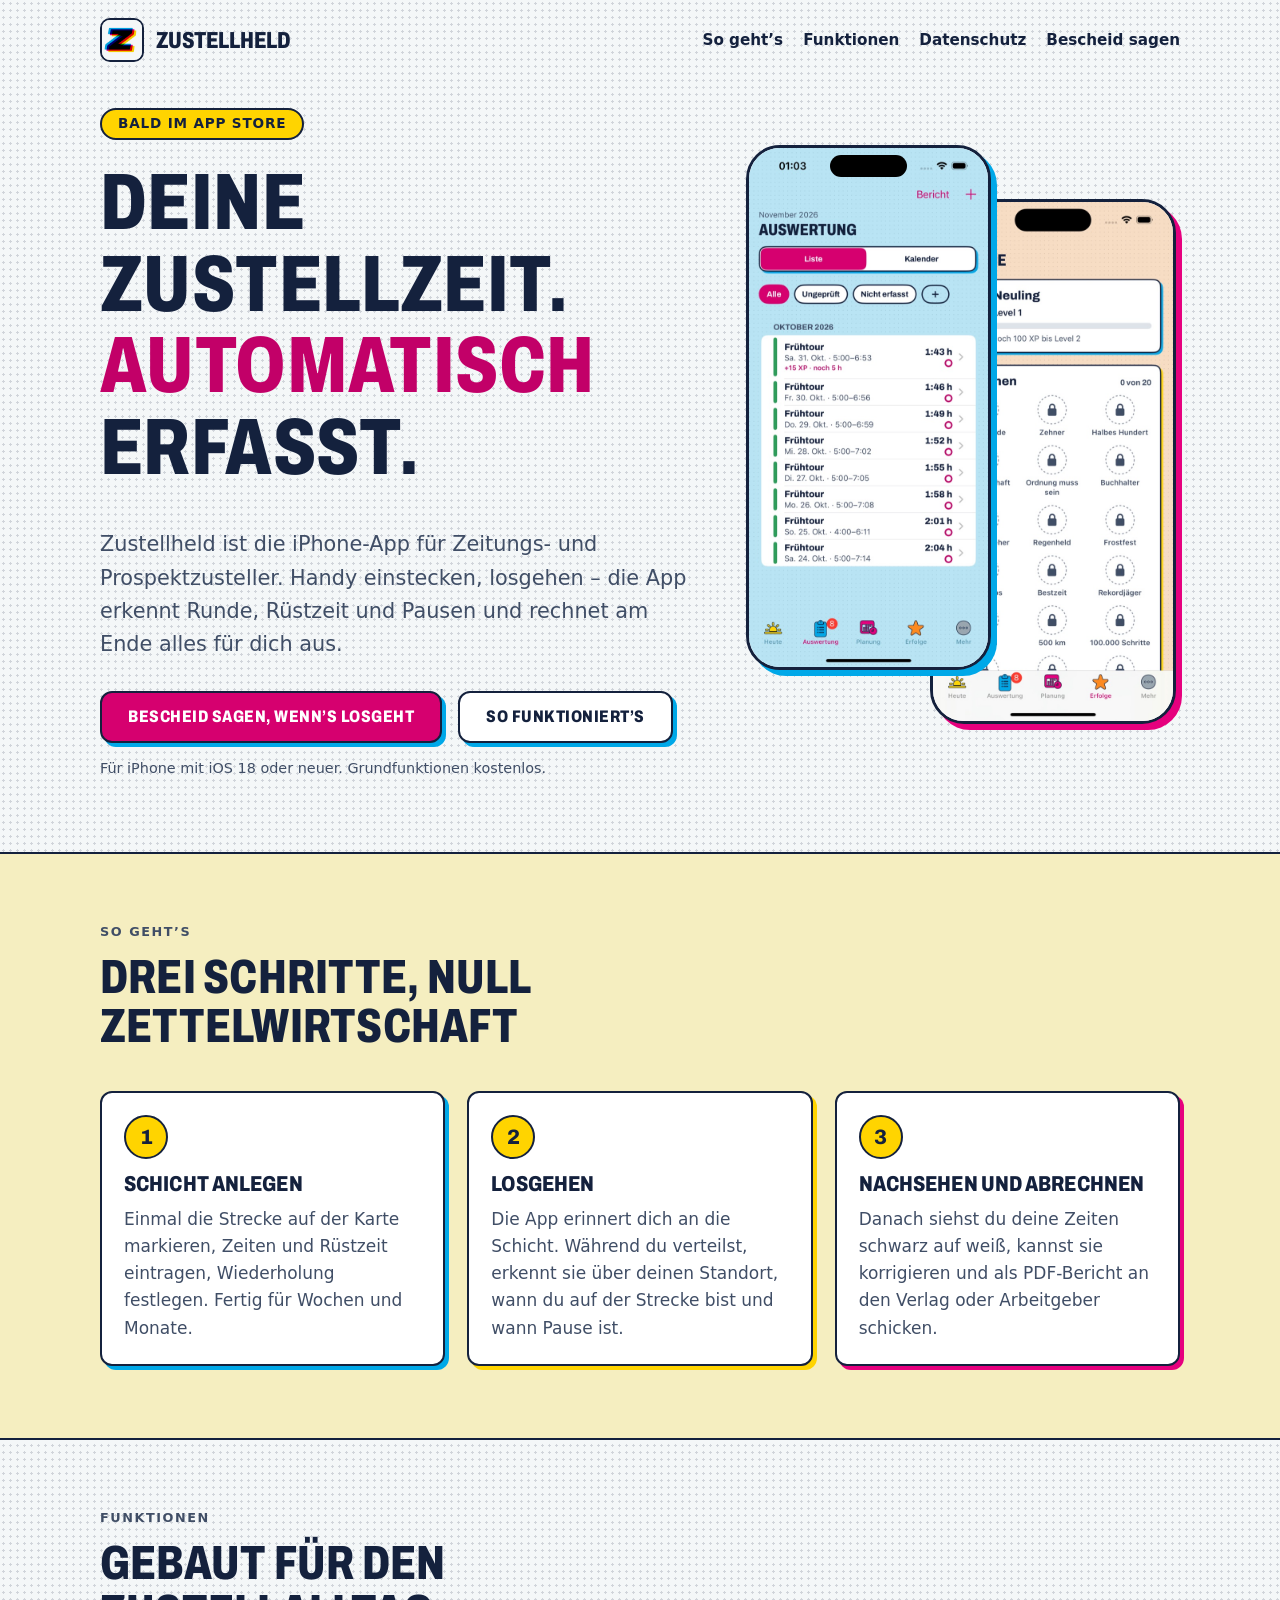
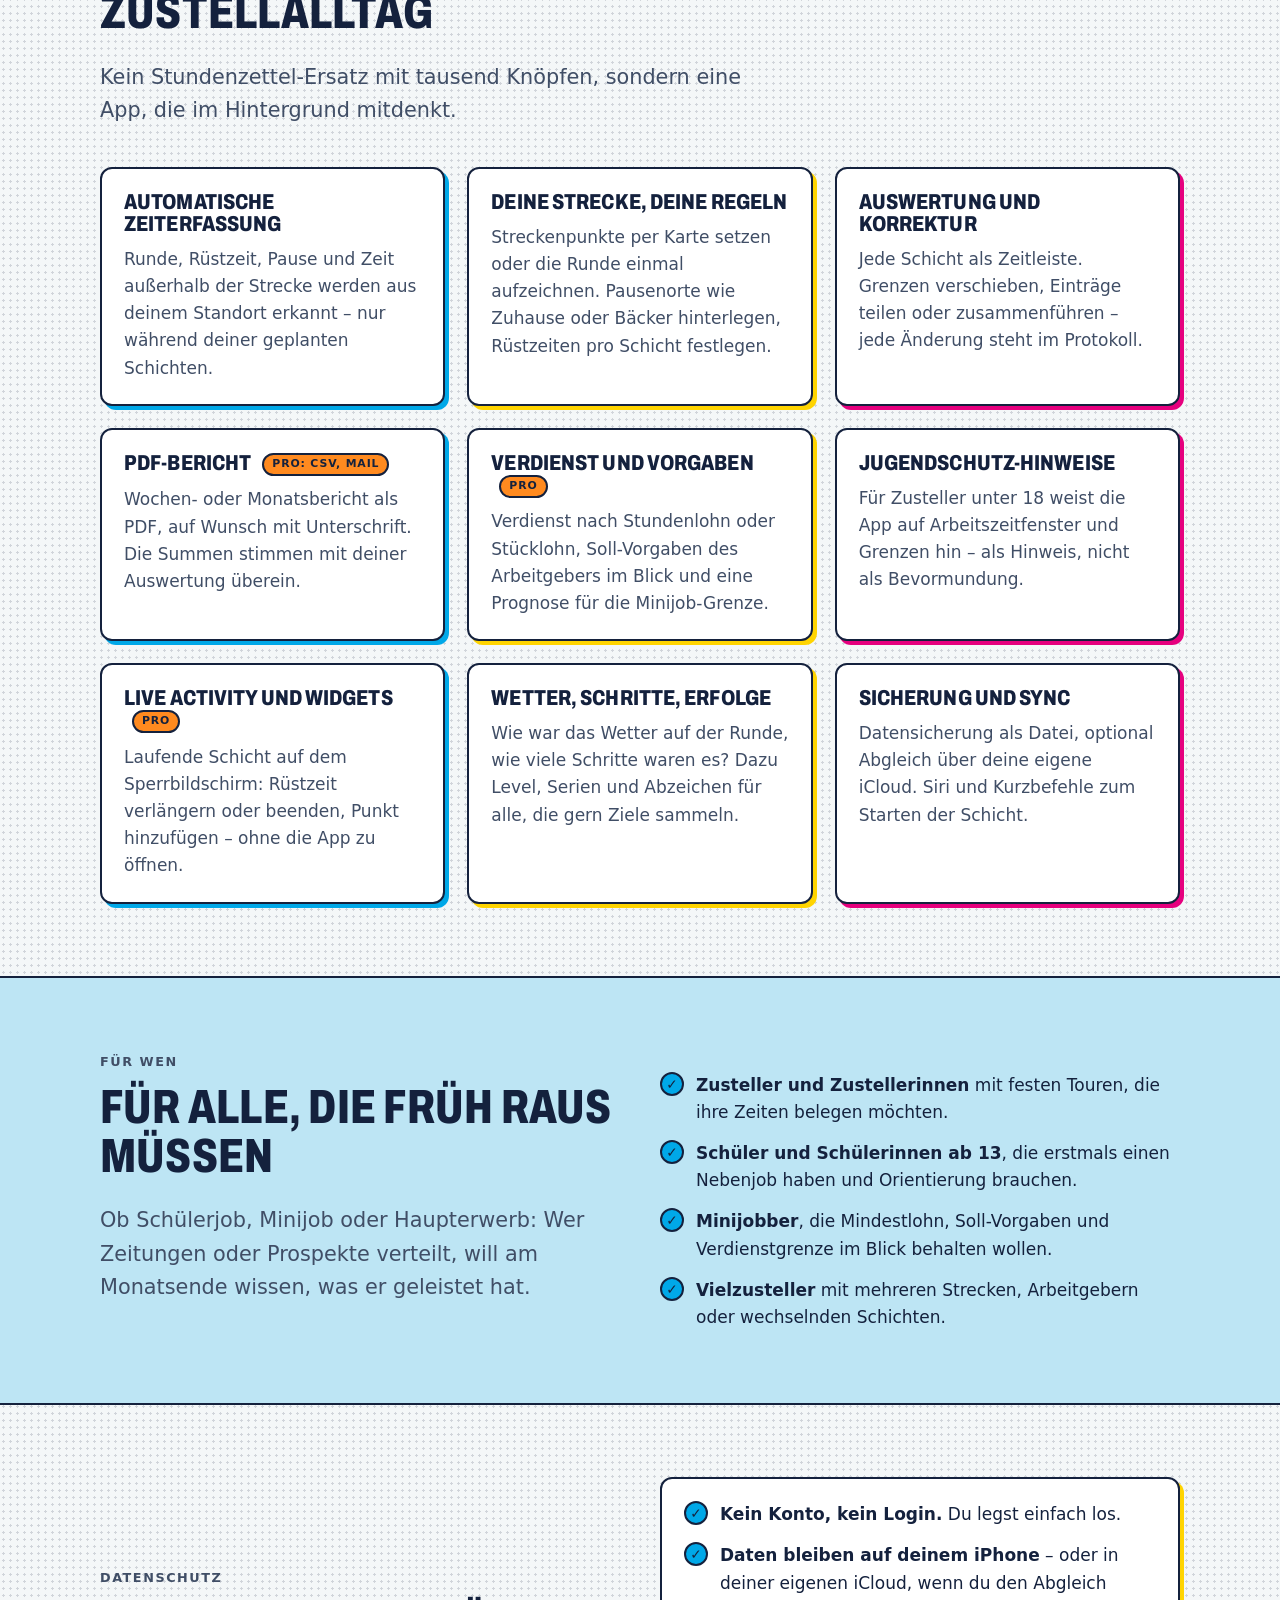
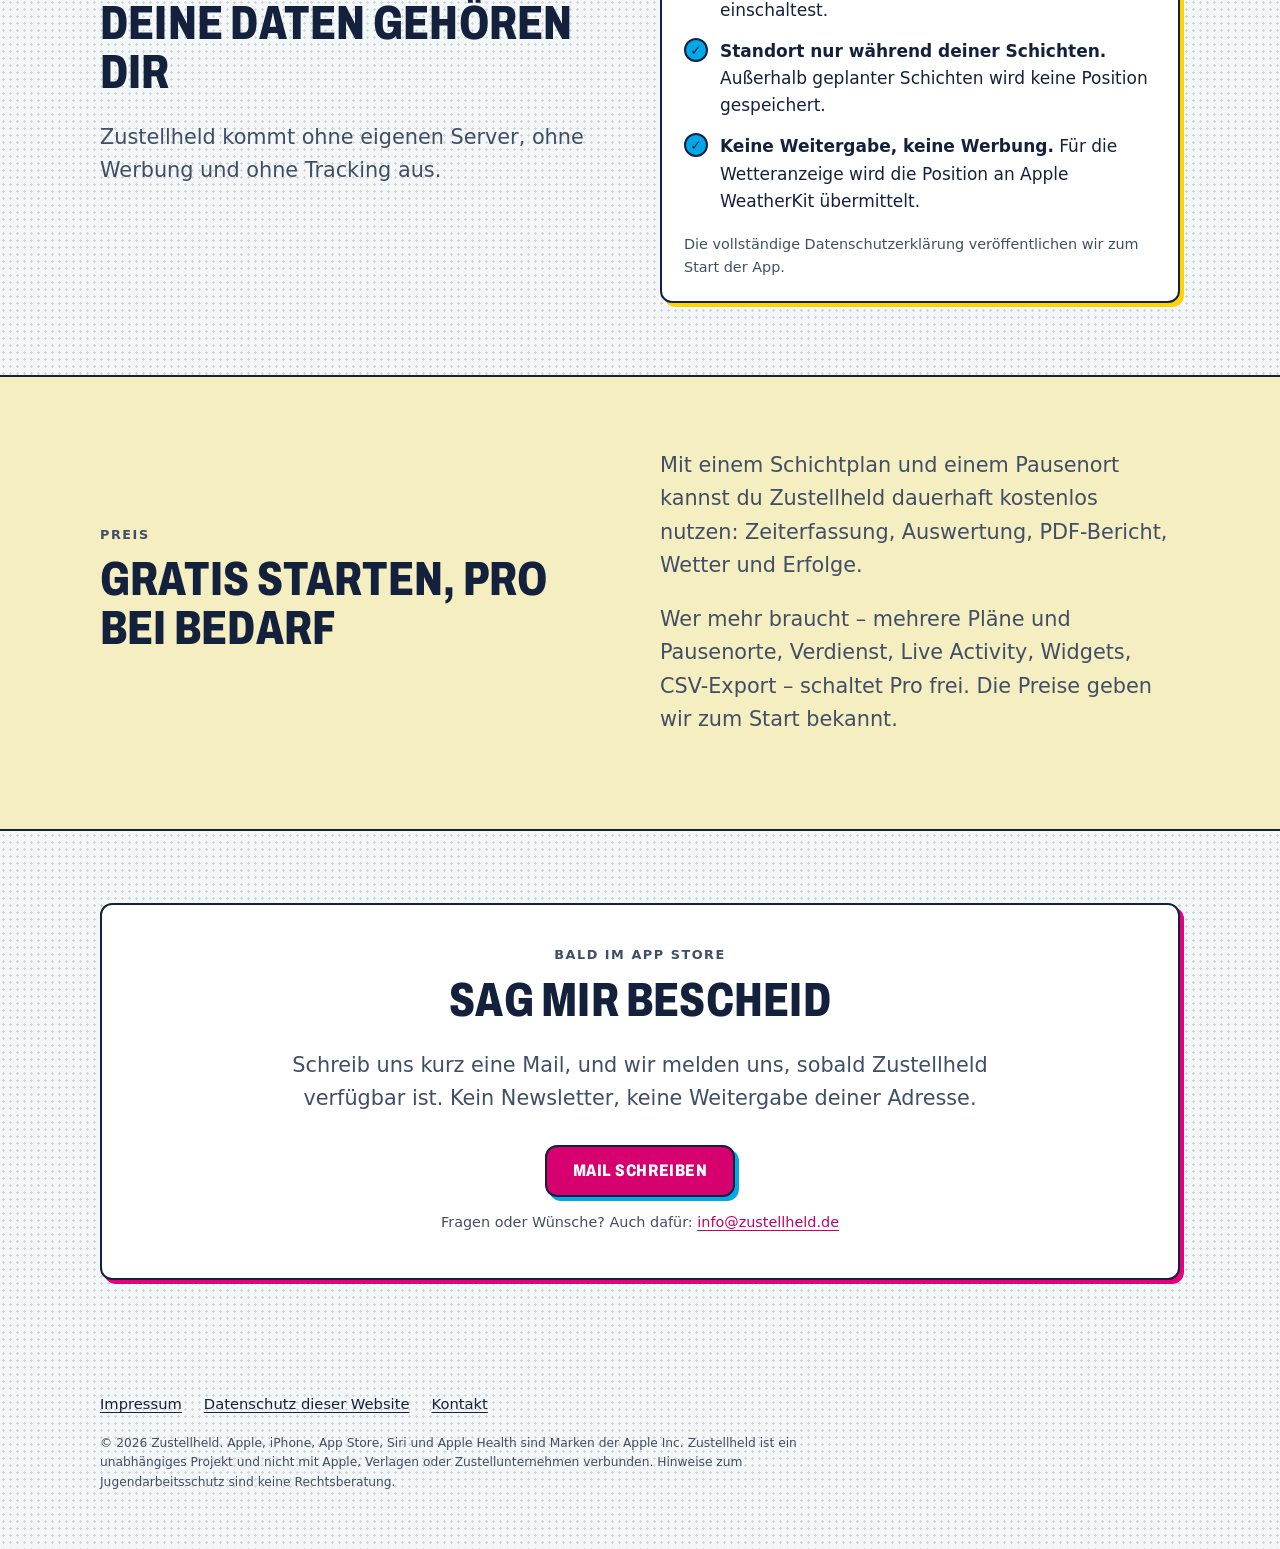
<file: index.html>
<!doctype html>
<html lang="de">
<head>
  <meta charset="utf-8">
  <meta name="viewport" content="width=device-width, initial-scale=1">
  <title>Zustellheld – Arbeitszeit für Zusteller, automatisch erfasst</title>
  <meta name="description" content="Zustellheld ist die iPhone-App für Zeitungs- und Prospektzusteller: Arbeitszeit, Rüstzeit und Pausen werden automatisch erfasst – mit Auswertung, Verdienst und PDF-Bericht. Bald im App Store.">
  <meta name="theme-color" content="#D6006F">
  <meta property="og:type" content="website">
  <meta property="og:title" content="Zustellheld – Arbeitszeit für Zusteller, automatisch erfasst">
  <meta property="og:description" content="Die iPhone-App für Zeitungs- und Prospektzusteller. Bald im App Store.">
  <meta property="og:image" content="https://zustellheld.de/img/icon-512.png">
  <meta property="og:locale" content="de_DE">
  <link rel="icon" type="image/png" href="img/favicon.png">
  <link rel="apple-touch-icon" href="img/apple-touch-icon.png">
  <link rel="preload" href="fonts/Archivo-VF.ttf" as="font" type="font/ttf" crossorigin>
  <link rel="stylesheet" href="style.css">
</head>
<body>
  <a class="skip" href="#inhalt">Zum Inhalt springen</a>

  <header class="top">
    <div class="wrap">
      <a class="brand" href="./" aria-label="Zustellheld, Startseite">
        <img src="img/icon-512.png" alt="" width="44" height="44">
        <span>Zustellheld</span>
      </a>
      <nav aria-label="Hauptnavigation">
        <a href="#so-gehts">So geht’s</a>
        <a href="#funktionen">Funktionen</a>
        <a href="#datenschutz">Datenschutz</a>
        <a href="#bescheid">Bescheid sagen</a>
      </nav>
    </div>
  </header>

  <main id="inhalt">
    <!-- Hero -->
    <div class="hero">
      <div class="wrap">
        <div>
          <span class="badge">Bald im App Store</span>
          <h1>Deine Zustellzeit. <em>Automatisch</em> erfasst.</h1>
          <p class="lead">Zustellheld ist die iPhone-App für Zeitungs- und Prospektzusteller. Handy einstecken, losgehen – die App erkennt Runde, Rüstzeit und Pausen und rechnet am Ende alles für dich aus.</p>
          <div class="cta">
            <a class="btn" href="#bescheid">Bescheid sagen, wenn’s losgeht</a>
            <a class="btn zweit" href="#so-gehts">So funktioniert’s</a>
          </div>
          <p class="hint">Für iPhone mit iOS 18 oder neuer. Grundfunktionen kostenlos.</p>
        </div>
        <div class="phones" aria-hidden="true">
          <div class="phone island"><img src="img/auswertung.jpg" alt="" width="600" height="1301"></div>
          <div class="phone"><img src="img/erfolge.jpg" alt="" width="600" height="1301"></div>
        </div>
      </div>
    </div>

    <!-- So geht's -->
    <section class="band" id="so-gehts">
      <div class="wrap">
        <div class="sec-head">
          <p class="eyebrow">So geht’s</p>
          <h2>Drei Schritte, null Zettelwirtschaft</h2>
        </div>
        <div class="steps">
          <div class="step card" style="--versatz: var(--cyan)">
            <h3>Schicht anlegen</h3>
            <p>Einmal die Strecke auf der Karte markieren, Zeiten und Rüstzeit eintragen, Wiederholung festlegen. Fertig für Wochen und Monate.</p>
          </div>
          <div class="step card" style="--versatz: var(--gelb)">
            <h3>Losgehen</h3>
            <p>Die App erinnert dich an die Schicht. Während du verteilst, erkennt sie über deinen Standort, wann du auf der Strecke bist und wann Pause ist.</p>
          </div>
          <div class="step card" style="--versatz: var(--magenta)">
            <h3>Nachsehen und abrechnen</h3>
            <p>Danach siehst du deine Zeiten schwarz auf weiß, kannst sie korrigieren und als PDF-Bericht an den Verlag oder Arbeitgeber schicken.</p>
          </div>
        </div>
      </div>
    </section>

    <!-- Funktionen -->
    <section id="funktionen">
      <div class="wrap">
        <div class="sec-head">
          <p class="eyebrow">Funktionen</p>
          <h2>Gebaut für den Zustellalltag</h2>
          <p class="lead">Kein Stundenzettel-Ersatz mit tausend Knöpfen, sondern eine App, die im Hintergrund mitdenkt.</p>
        </div>
        <div class="features">
          <article class="card feature">
            <h3>Automatische Zeiterfassung</h3>
            <p>Runde, Rüstzeit, Pause und Zeit außerhalb der Strecke werden aus deinem Standort erkannt – nur während deiner geplanten Schichten.</p>
          </article>
          <article class="card feature">
            <h3>Deine Strecke, deine Regeln</h3>
            <p>Streckenpunkte per Karte setzen oder die Runde einmal aufzeichnen. Pausenorte wie Zuhause oder Bäcker hinterlegen, Rüstzeiten pro Schicht festlegen.</p>
          </article>
          <article class="card feature">
            <h3>Auswertung und Korrektur</h3>
            <p>Jede Schicht als Zeitleiste. Grenzen verschieben, Einträge teilen oder zusammenführen – jede Änderung steht im Protokoll.</p>
          </article>
          <article class="card feature">
            <h3>PDF-Bericht <span class="tag">Pro: CSV, Mail</span></h3>
            <p>Wochen- oder Monatsbericht als PDF, auf Wunsch mit Unterschrift. Die Summen stimmen mit deiner Auswertung überein.</p>
          </article>
          <article class="card feature">
            <h3>Verdienst und Vorgaben <span class="tag">Pro</span></h3>
            <p>Verdienst nach Stundenlohn oder Stücklohn, Soll-Vorgaben des Arbeitgebers im Blick und eine Prognose für die Minijob-Grenze.</p>
          </article>
          <article class="card feature">
            <h3>Jugendschutz-Hinweise</h3>
            <p>Für Zusteller unter 18 weist die App auf Arbeitszeitfenster und Grenzen hin – als Hinweis, nicht als Bevormundung.</p>
          </article>
          <article class="card feature">
            <h3>Live Activity und Widgets <span class="tag">Pro</span></h3>
            <p>Laufende Schicht auf dem Sperrbildschirm: Rüstzeit verlängern oder beenden, Punkt hinzufügen – ohne die App zu öffnen.</p>
          </article>
          <article class="card feature">
            <h3>Wetter, Schritte, Erfolge</h3>
            <p>Wie war das Wetter auf der Runde, wie viele Schritte waren es? Dazu Level, Serien und Abzeichen für alle, die gern Ziele sammeln.</p>
          </article>
          <article class="card feature">
            <h3>Sicherung und Sync</h3>
            <p>Datensicherung als Datei, optional Abgleich über deine eigene iCloud. Siri und Kurzbefehle zum Starten der Schicht.</p>
          </article>
        </div>
      </div>
    </section>

    <!-- Für wen -->
    <section class="band cyan">
      <div class="wrap split">
        <div>
          <p class="eyebrow">Für wen</p>
          <h2>Für alle, die früh raus müssen</h2>
          <p class="lead">Ob Schülerjob, Minijob oder Haupterwerb: Wer Zeitungen oder Prospekte verteilt, will am Monatsende wissen, was er geleistet hat.</p>
        </div>
        <ul class="checks">
          <li><strong>Zusteller und Zustellerinnen</strong> mit festen Touren, die ihre Zeiten belegen möchten.</li>
          <li><strong>Schüler und Schülerinnen ab 13</strong>, die erstmals einen Nebenjob haben und Orientierung brauchen.</li>
          <li><strong>Minijobber</strong>, die Mindestlohn, Soll-Vorgaben und Verdienstgrenze im Blick behalten wollen.</li>
          <li><strong>Vielzusteller</strong> mit mehreren Strecken, Arbeitgebern oder wechselnden Schichten.</li>
        </ul>
      </div>
    </section>

    <!-- Datenschutz -->
    <section id="datenschutz">
      <div class="wrap split">
        <div>
          <p class="eyebrow">Datenschutz</p>
          <h2>Deine Daten gehören dir</h2>
          <p class="lead">Zustellheld kommt ohne eigenen Server, ohne Werbung und ohne Tracking aus.</p>
        </div>
        <div class="card" style="--versatz: var(--gelb)">
          <ul class="checks" style="margin-top:0">
            <li><strong>Kein Konto, kein Login.</strong> Du legst einfach los.</li>
            <li><strong>Daten bleiben auf deinem iPhone</strong> – oder in deiner eigenen iCloud, wenn du den Abgleich einschaltest.</li>
            <li><strong>Standort nur während deiner Schichten.</strong> Außerhalb geplanter Schichten wird keine Position gespeichert.</li>
            <li><strong>Keine Weitergabe, keine Werbung.</strong> Für die Wetteranzeige wird die Position an Apple WeatherKit übermittelt.</li>
          </ul>
          <p class="hint" style="margin-top:18px">Die vollständige Datenschutzerklärung veröffentlichen wir zum Start der App.</p>
        </div>
      </div>
    </section>

    <!-- Preis -->
    <section class="band">
      <div class="wrap split">
        <div>
          <p class="eyebrow">Preis</p>
          <h2>Gratis starten, Pro bei Bedarf</h2>
        </div>
        <div>
          <p class="lead" style="margin-top:0">Mit einem Schichtplan und einem Pausenort kannst du Zustellheld dauerhaft kostenlos nutzen: Zeiterfassung, Auswertung, PDF-Bericht, Wetter und Erfolge.</p>
          <p class="lead">Wer mehr braucht – mehrere Pläne und Pausenorte, Verdienst, Live Activity, Widgets, CSV-Export – schaltet Pro frei. Die Preise geben wir zum Start bekannt.</p>
        </div>
      </div>
    </section>

    <!-- Bescheid sagen -->
    <section class="final" id="bescheid">
      <div class="wrap">
        <div class="card" style="--versatz: var(--magenta)">
          <p class="eyebrow">Bald im App Store</p>
          <h2>Sag mir Bescheid</h2>
          <p class="lead" style="margin-inline:auto">Schreib uns kurz eine Mail, und wir melden uns, sobald Zustellheld verfügbar ist. Kein Newsletter, keine Weitergabe deiner Adresse.</p>
          <div class="cta">
            <a class="btn" href="mailto:info@zustellheld.de?subject=Zustellheld%3A%20Bescheid%20sagen&amp;body=Bitte%20meldet%20euch%2C%20sobald%20Zustellheld%20im%20App%20Store%20verf%C3%BCgbar%20ist.">Mail schreiben</a>
          </div>
          <p class="hint">Fragen oder Wünsche? Auch dafür: <a href="mailto:info@zustellheld.de">info@zustellheld.de</a></p>
        </div>
      </div>
    </section>
  </main>

  <footer>
    <div class="wrap">
      <nav aria-label="Rechtliches">
        <a href="impressum.html">Impressum</a>
        <a href="datenschutz.html">Datenschutz dieser Website</a>
        <a href="mailto:info@zustellheld.de">Kontakt</a>
      </nav>
      <small>© 2026 Zustellheld. Apple, iPhone, App Store, Siri und Apple Health sind Marken der Apple Inc. Zustellheld ist ein unabhängiges Projekt und nicht mit Apple, Verlagen oder Zustellunternehmen verbunden. Hinweise zum Jugendarbeitsschutz sind keine Rechtsberatung.</small>
    </div>
  </footer>
</body>
</html>
</file>
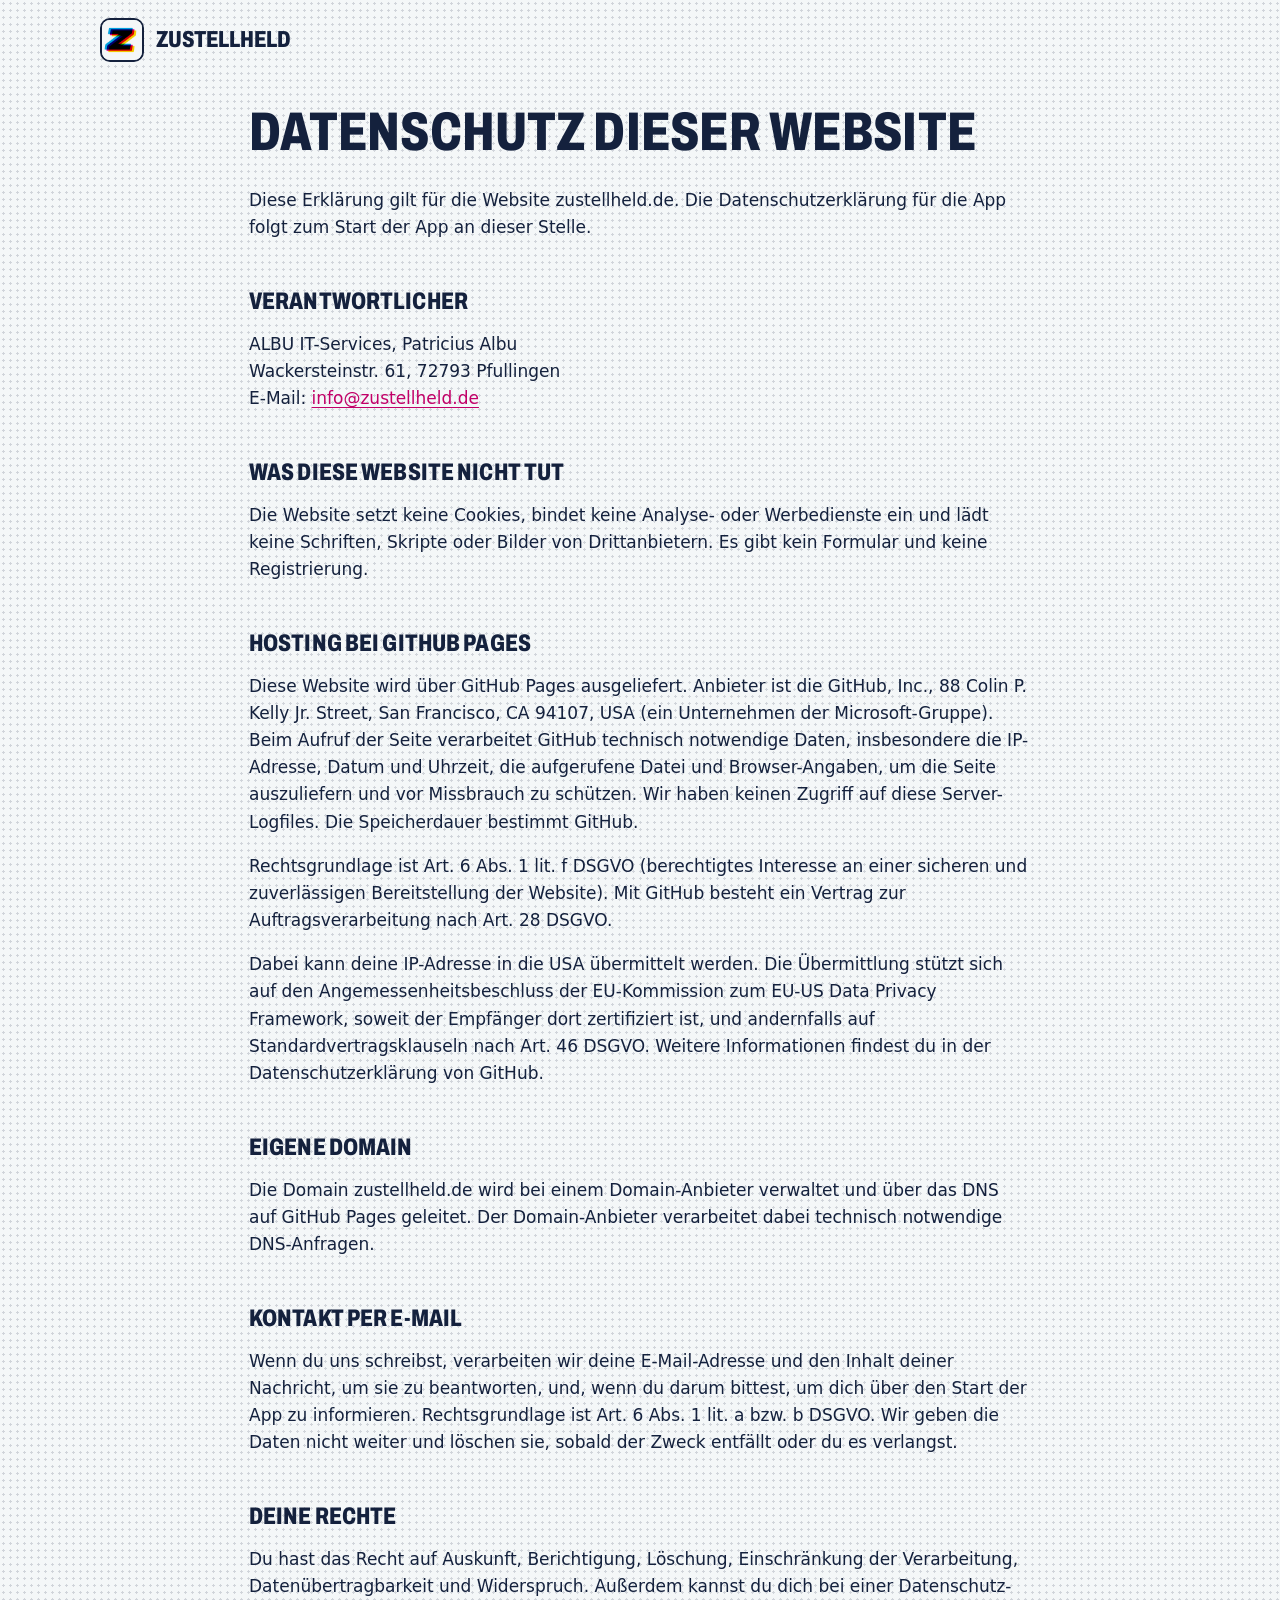
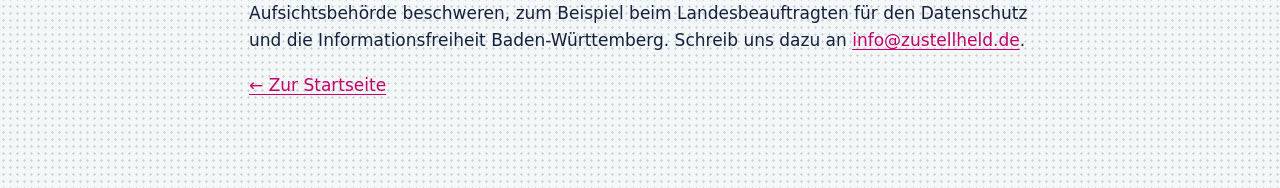
<file: datenschutz.html>
<!doctype html>
<html lang="de">
<head>
  <meta charset="utf-8">
  <meta name="viewport" content="width=device-width, initial-scale=1">
  <title>Datenschutz dieser Website – Zustellheld</title>
  <link rel="icon" type="image/png" href="img/favicon.png">
  <link rel="stylesheet" href="style.css">
</head>
<body>
  <header class="top">
    <div class="wrap">
      <a class="brand" href="./"><img src="img/icon-512.png" alt="" width="44" height="44"><span>Zustellheld</span></a>
    </div>
  </header>
  <main class="wrap legal">
    <h1>Datenschutz dieser Website</h1>
    <p>Diese Erklärung gilt für die Website zustellheld.de. Die Datenschutzerklärung für die App folgt zum Start der App an dieser Stelle.</p>

    <h2>Verantwortlicher</h2>
    <p>ALBU IT-Services, Patricius Albu<br>
    Wackersteinstr. 61, 72793 Pfullingen<br>
    E-Mail: <a href="mailto:info@zustellheld.de">info@zustellheld.de</a></p>

    <h2>Was diese Website nicht tut</h2>
    <p>Die Website setzt keine Cookies, bindet keine Analyse- oder Werbedienste ein und lädt keine Schriften, Skripte oder Bilder von Drittanbietern. Es gibt kein Formular und keine Registrierung.</p>

    <h2>Hosting bei GitHub Pages</h2>
    <p>Diese Website wird über GitHub Pages ausgeliefert. Anbieter ist die GitHub, Inc., 88 Colin P. Kelly Jr. Street, San Francisco, CA 94107, USA (ein Unternehmen der Microsoft-Gruppe). Beim Aufruf der Seite verarbeitet GitHub technisch notwendige Daten, insbesondere die IP-Adresse, Datum und Uhrzeit, die aufgerufene Datei und Browser-Angaben, um die Seite auszuliefern und vor Missbrauch zu schützen. Wir haben keinen Zugriff auf diese Server-Logfiles. Die Speicherdauer bestimmt GitHub.</p>
    <p>Rechtsgrundlage ist Art. 6 Abs. 1 lit. f DSGVO (berechtigtes Interesse an einer sicheren und zuverlässigen Bereitstellung der Website). Mit GitHub besteht ein Vertrag zur Auftragsverarbeitung nach Art. 28 DSGVO.</p>
    <p>Dabei kann deine IP-Adresse in die USA übermittelt werden. Die Übermittlung stützt sich auf den Angemessenheitsbeschluss der EU-Kommission zum EU-US Data Privacy Framework, soweit der Empfänger dort zertifiziert ist, und andernfalls auf Standardvertragsklauseln nach Art. 46 DSGVO. Weitere Informationen findest du in der Datenschutzerklärung von GitHub.</p>

    <h2>Eigene Domain</h2>
    <p>Die Domain zustellheld.de wird bei einem Domain-Anbieter verwaltet und über das DNS auf GitHub Pages geleitet. Der Domain-Anbieter verarbeitet dabei technisch notwendige DNS-Anfragen.</p>

    <h2>Kontakt per E-Mail</h2>
    <p>Wenn du uns schreibst, verarbeiten wir deine E-Mail-Adresse und den Inhalt deiner Nachricht, um sie zu beantworten, und, wenn du darum bittest, um dich über den Start der App zu informieren. Rechtsgrundlage ist Art. 6 Abs. 1 lit. a bzw. b DSGVO. Wir geben die Daten nicht weiter und löschen sie, sobald der Zweck entfällt oder du es verlangst.</p>

    <h2>Deine Rechte</h2>
    <p>Du hast das Recht auf Auskunft, Berichtigung, Löschung, Einschränkung der Verarbeitung, Datenübertragbarkeit und Widerspruch. Außerdem kannst du dich bei einer Datenschutz-Aufsichtsbehörde beschweren, zum Beispiel beim Landesbeauftragten für den Datenschutz und die Informationsfreiheit Baden-Württemberg. Schreib uns dazu an <a href="mailto:info@zustellheld.de">info@zustellheld.de</a>.</p>

    <p><a href="./">← Zur Startseite</a></p>
  </main>
</body>
</html>
</file>
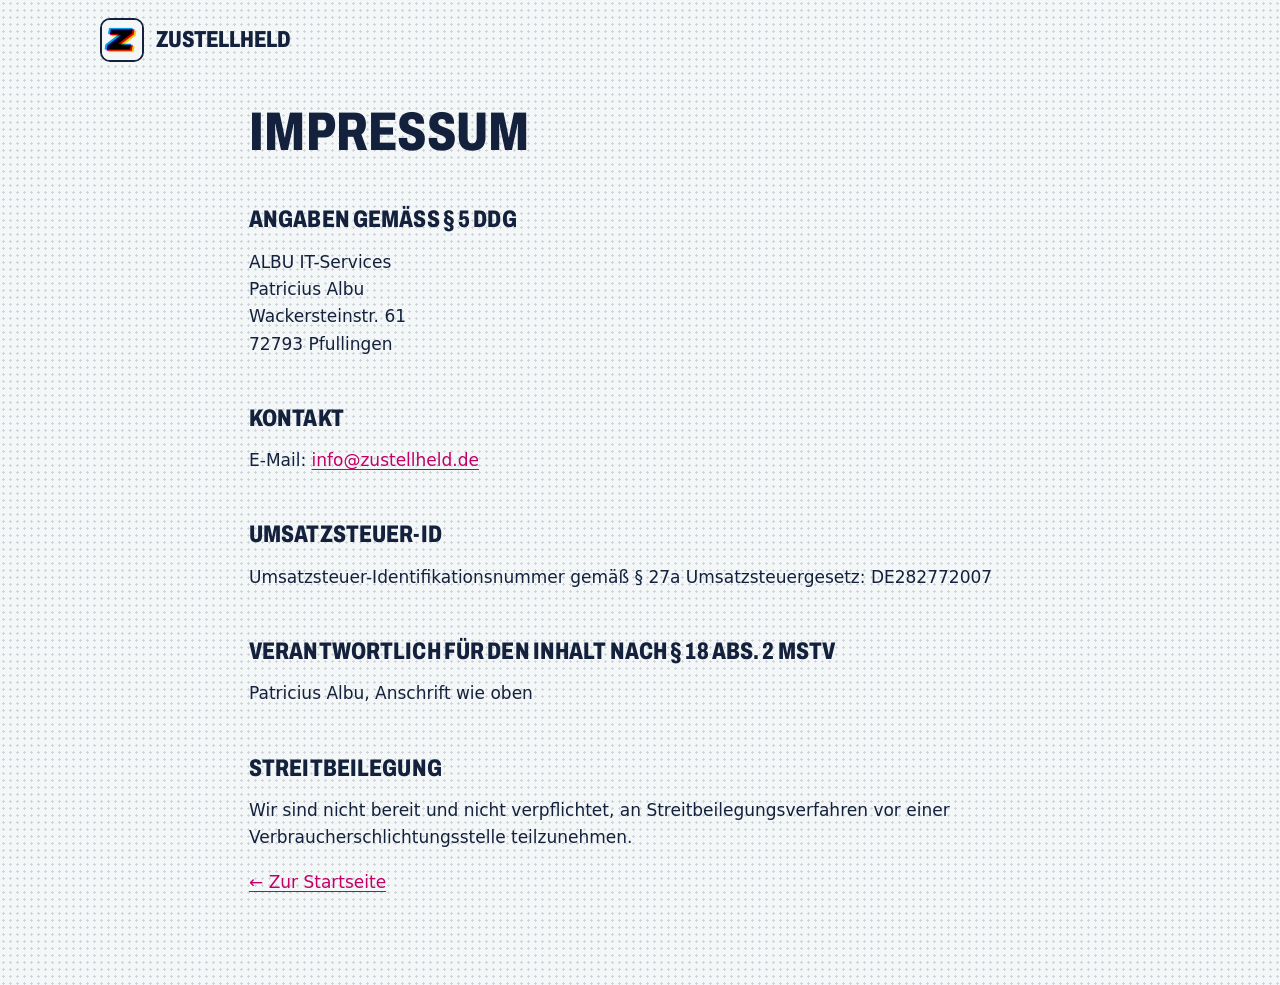
<file: impressum.html>
<!doctype html>
<html lang="de">
<head>
  <meta charset="utf-8">
  <meta name="viewport" content="width=device-width, initial-scale=1">
  <title>Impressum – Zustellheld</title>
  <link rel="icon" type="image/png" href="img/favicon.png">
  <link rel="stylesheet" href="style.css">
</head>
<body>
  <header class="top">
    <div class="wrap">
      <a class="brand" href="./"><img src="img/icon-512.png" alt="" width="44" height="44"><span>Zustellheld</span></a>
    </div>
  </header>
  <main class="wrap legal">
    <h1>Impressum</h1>

    <h2>Angaben gemäß § 5 DDG</h2>
    <p>
      ALBU IT-Services<br>
      Patricius Albu<br>
      Wackersteinstr. 61<br>
      72793 Pfullingen
    </p>

    <h2>Kontakt</h2>
    <p>E-Mail: <a href="mailto:info@zustellheld.de">info@zustellheld.de</a></p>

    <h2>Umsatzsteuer-ID</h2>
    <p>Umsatzsteuer-Identifikationsnummer gemäß § 27a Umsatzsteuergesetz: DE282772007</p>

    <h2>Verantwortlich für den Inhalt nach § 18 Abs. 2 MStV</h2>
    <p>Patricius Albu, Anschrift wie oben</p>

    <h2>Streitbeilegung</h2>
    <p>Wir sind nicht bereit und nicht verpflichtet, an Streitbeilegungsverfahren vor einer Verbraucherschlichtungsstelle teilzunehmen.</p>

    <p><a href="./">← Zur Startseite</a></p>
  </main>
</body>
</html>
</file>
<file: style.css>
/* Zustellheld – Vorankündigungsseite. Design „Farbregister“ (siehe design/03_Design-System.md).
   Keine externen Ressourcen: Schrift lokal, kein Tracking. */

@font-face {
  font-family: "Archivo";
  src: url("fonts/Archivo-VF.ttf") format("truetype");
  font-weight: 100 900;
  font-stretch: 62% 125%;
  font-display: swap;
}

:root {
  --basis: #F4F7F8;
  --tinte: #14213D;
  --nebentext: #404E66;
  --karte: #FFFFFF;
  --rahmen: #14213D;
  --primaer: #D6006F;
  --primaer-text: #FFFFFF;
  --akzent-text: #C20068;
  --cyan: #00A8E8;
  --gelb: #FFD400;
  --magenta: #E6007E;
  --orange: #FF8A1F;
  --tint-gelb: #F5EEC0;
  --tint-cyan: #BDE5F4;
  --raster: rgba(20, 33, 61, .16);
  --display: "Archivo", "Arial Narrow", system-ui, sans-serif;
  --text: -apple-system, BlinkMacSystemFont, "SF Pro Text", "Segoe UI", Roboto, system-ui, sans-serif;
}

@media (prefers-color-scheme: dark) {
  :root {
    --basis: #0F1B2D;
    --tinte: #EEF2F6;
    --nebentext: #A9B6C8;
    --karte: #17263F;
    --rahmen: #CFD9F0;
    --primaer: #FF3D9A;
    --primaer-text: #14213D;
    --akzent-text: #FF5CAD;
    --tint-gelb: #2A2A22;
    --tint-cyan: #15324A;
    --raster: rgba(238, 242, 246, .14);
  }
}

*, *::before, *::after { box-sizing: border-box; }
html { scroll-behavior: smooth; -webkit-text-size-adjust: 100%; }
body {
  margin: 0;
  background: var(--basis);
  background-image: radial-gradient(var(--raster) 1px, transparent 1.2px);
  background-size: 7px 7px;
  color: var(--tinte);
  font: 400 1.0625rem/1.6 var(--text);
}
img { max-width: 100%; display: block; }
a { color: var(--akzent-text); text-underline-offset: 3px; }
a:focus-visible, button:focus-visible { outline: 3px solid var(--cyan); outline-offset: 3px; border-radius: 6px; }

.wrap { width: min(100% - 32px, 1080px); margin-inline: auto; }
.skip { position: absolute; left: -999px; }
.skip:focus { left: 16px; top: 16px; background: var(--karte); padding: 8px 12px; z-index: 10; }

/* Typografie */
h1, h2, h3, .display {
  font-family: var(--display);
  font-weight: 800;
  font-stretch: 75%;
  text-transform: uppercase;
  line-height: 1.02;
  letter-spacing: .005em;
  margin: 0 0 .5em;
}
h1 { font-size: clamp(2.6rem, 9vw, 5rem); }
h2 { font-size: clamp(1.9rem, 5.5vw, 3rem); }
h3 { font-size: 1.35rem; font-stretch: 80%; }
.eyebrow {
  font: 700 .8rem/1 var(--text);
  letter-spacing: .12em;
  text-transform: uppercase;
  color: var(--nebentext);
  margin: 0 0 14px;
}
.lead { font-size: clamp(1.1rem, 2.6vw, 1.3rem); color: var(--nebentext); max-width: 34em; }

/* Kopf */
.top { padding: 18px 0; }
.top .wrap { display: flex; align-items: center; justify-content: space-between; gap: 16px; }
.brand { display: flex; align-items: center; gap: 12px; text-decoration: none; color: var(--tinte); }
.brand img { width: 44px; height: 44px; border-radius: 10px; border: 2px solid var(--rahmen); }
.brand span { font: 800 1.45rem/1 var(--display); font-stretch: 75%; text-transform: uppercase; }
.top nav { display: flex; gap: 20px; font-weight: 600; font-size: .95rem; }
.top nav a { color: var(--tinte); text-decoration: none; padding: 10px 0; }
.top nav a:hover { color: var(--akzent-text); }
@media (max-width: 560px) { .top nav a:not(:last-child) { display: none; } }

/* Karte und Button im Farbregister */
.card {
  background: var(--karte);
  border: 2px solid var(--rahmen);
  border-radius: 12px;
  padding: 22px;
  box-shadow: 4px 4px 0 var(--versatz, var(--cyan));
}
.btn {
  display: inline-flex; align-items: center; justify-content: center;
  min-height: 52px; padding: 0 26px;
  background: var(--primaer); color: var(--primaer-text);
  border: 2px solid var(--rahmen); border-radius: 12px;
  box-shadow: 4px 4px 0 var(--cyan);
  font: 800 1.05rem/1 var(--display); font-stretch: 80%;
  text-transform: uppercase; letter-spacing: .03em; text-decoration: none;
  transition: transform .08s, box-shadow .08s;
}
.btn:hover { transform: translate(2px, 2px); box-shadow: 2px 2px 0 var(--cyan); }
.btn.zweit { background: var(--karte); color: var(--tinte); }

/* Hero */
.hero { padding: 28px 0 72px; }
.hero .wrap { display: grid; gap: 48px; align-items: center; }
@media (min-width: 900px) { .hero .wrap { grid-template-columns: 1.15fr .85fr; } }
.badge {
  display: inline-block; background: var(--gelb); color: #14213D;
  border: 2px solid var(--rahmen); border-radius: 999px;
  padding: 7px 16px; font: 700 .85rem/1 var(--text);
  letter-spacing: .06em; text-transform: uppercase; margin-bottom: 22px;
}
.hero h1 em { font-style: normal; color: var(--akzent-text); }
.cta { display: flex; flex-wrap: wrap; gap: 16px; margin: 30px 0 14px; }
.hint { font-size: .9rem; color: var(--nebentext); margin: 0; }

.phones { position: relative; display: flex; justify-content: center; align-items: flex-start; padding: 10px 0 30px; }
.phone {
  width: min(56%, 250px);
  border: 3px solid var(--rahmen); border-radius: 34px; overflow: hidden;
  background: var(--karte);
  box-shadow: 6px 6px 0 var(--cyan);
}
.phone { position: relative; }
.phone img { width: 100%; height: auto; }
/* Dynamic Island für Screenshots, die auf einem Simulator ohne Island entstanden sind
   (Maße und Lage wie im Erfolge-Screenshot: x 34–66 %, y 1,3–5,6 %). */
.phone.island::after {
  content: ""; position: absolute; left: 34.1%; width: 31.8%; top: 1.33%; height: 4.3%;
  background: #000; border-radius: 999px;
}
.phones .phone + .phone { margin-left: -14%; margin-top: 54px; box-shadow: 6px 6px 0 var(--magenta); }
.phones .phone:first-child { z-index: 1; }

/* Sektionen */
section { padding: 72px 0; }
.band { background: var(--tint-gelb); border-block: 2px solid var(--rahmen); }
.band.cyan { background: var(--tint-cyan); }
.sec-head { max-width: 40em; margin-bottom: 40px; }

.steps { display: grid; gap: 22px; counter-reset: s; }
@media (min-width: 760px) { .steps { grid-template-columns: repeat(3, 1fr); } }
.step { counter-increment: s; }
.step::before {
  content: counter(s);
  display: grid; place-items: center; width: 44px; height: 44px; margin-bottom: 14px;
  border: 2px solid var(--rahmen); border-radius: 50%;
  background: var(--gelb); color: #14213D;
  font: 800 1.3rem/1 var(--display);
}
.step p, .feature p { margin: 0; color: var(--nebentext); }

.features { display: grid; gap: 22px; }
@media (min-width: 700px) { .features { grid-template-columns: repeat(2, 1fr); } }
@media (min-width: 1000px) { .features { grid-template-columns: repeat(3, 1fr); } }
.feature:nth-child(3n+1) { --versatz: var(--cyan); }
.feature:nth-child(3n+2) { --versatz: var(--gelb); }
.feature:nth-child(3n+3) { --versatz: var(--magenta); }
.tag {
  display: inline-block; margin-left: 8px; vertical-align: middle;
  font: 700 .68rem/1 var(--text); letter-spacing: .08em; text-transform: uppercase;
  padding: 4px 8px; border: 2px solid var(--rahmen); border-radius: 999px; background: var(--orange); color: #14213D;
}

.split { display: grid; gap: 40px; align-items: center; }
@media (min-width: 900px) { .split { grid-template-columns: 1fr 1fr; } }
.checks { list-style: none; margin: 22px 0 0; padding: 0; display: grid; gap: 14px; }
.checks li { position: relative; padding-left: 36px; }
.checks li::before {
  content: "✓"; position: absolute; left: 0; top: 0;
  width: 24px; height: 24px; display: grid; place-items: center;
  border: 2px solid var(--rahmen); border-radius: 50%;
  background: var(--cyan); color: #14213D; font-weight: 800; font-size: .85rem;
}

.final { text-align: center; }
.final .card { padding: 44px 24px; }
.final .cta { justify-content: center; }

/* Fuß */
footer { padding: 40px 0 56px; font-size: .92rem; color: var(--nebentext); }
footer .wrap { display: grid; gap: 18px; }
footer nav { display: flex; gap: 22px; flex-wrap: wrap; }
footer nav a { color: var(--tinte); }
footer small { display: block; max-width: 60em; }

/* Rechtstexte */
.legal { padding: 24px 0 72px; max-width: 46em; }
.legal h1 { font-size: clamp(2.2rem, 7vw, 3.4rem); }
.legal h2 { font-size: 1.5rem; margin-top: 2em; }
.legal .card { margin: 24px 0; }
.todo { background: var(--gelb); color: #14213D; padding: 0 5px; border-radius: 4px; font-weight: 600; }

@media (prefers-reduced-motion: reduce) { html { scroll-behavior: auto; } .btn { transition: none; } }
</file>
